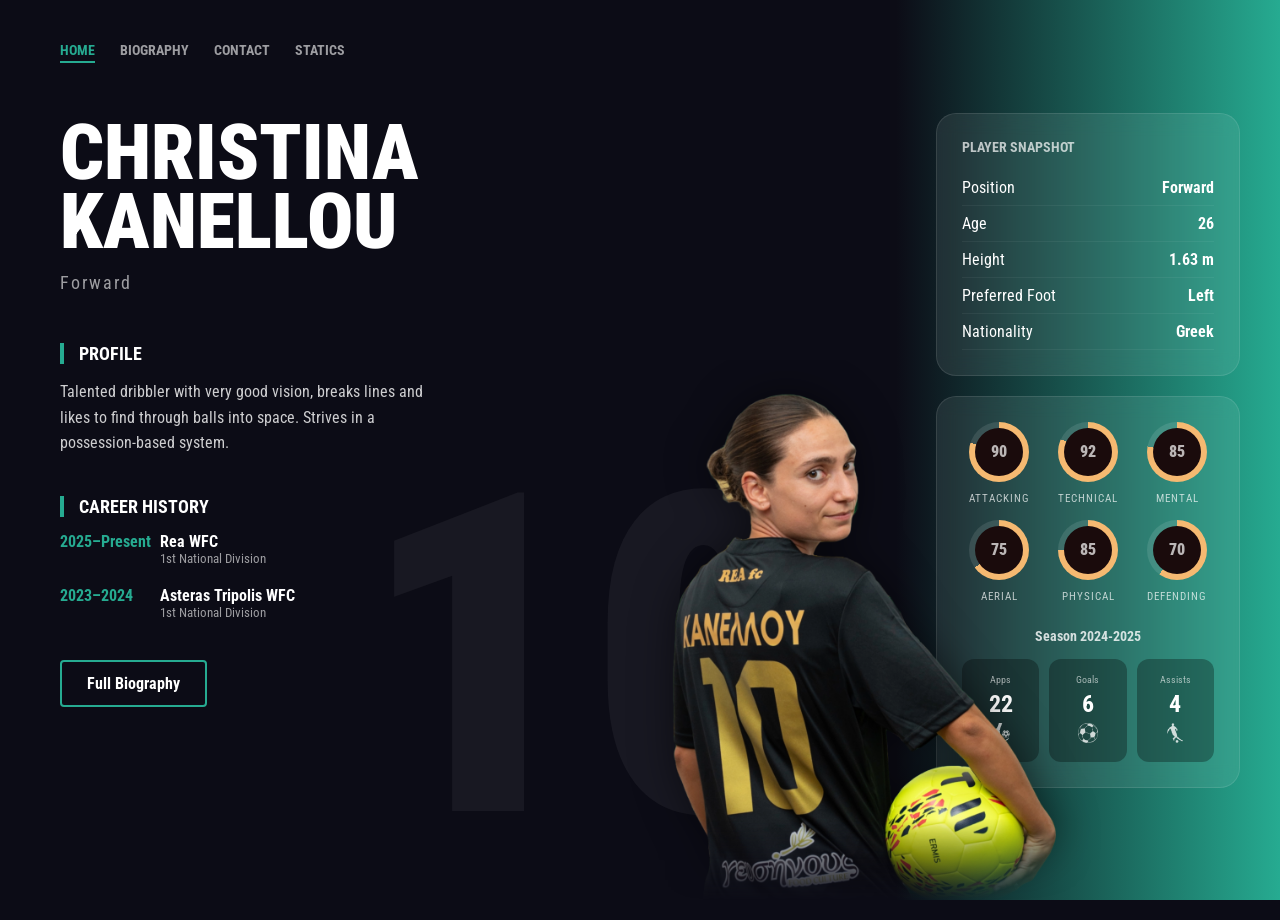
<file: index.html>
<!DOCTYPE html>
<html lang="el">
<head>
    <meta charset="UTF-8">
    <meta name="viewport" content="width=device-width, initial-scale=1.0">
    <title>Christina Kanellou | Player Profile</title>
    <link href="https://fonts.googleapis.com/css2?family=Roboto+Condensed:wght@400;700;900&display=swap" rel="stylesheet">
    <link rel="stylesheet" href="styles.css">
</head>
<body>

    <div class="main-wrapper">
        
        <section class="left-section">
            <nav class="navbar">
                
                <ul class="game-menu">
                    <li><a href="index.html" class="active">Home</a></li>
                    <li><a href="biography.html">Biography</a></li>
                    <li><a href="contact.html">Contact</a></li>
                    <li><a href="statics.html">Statics</a></li>
                </ul>
            </nav>

            <div class="player-hero">
                <h1>Christina<br><span class="last-name">Kanellou</span></h1>
                <p class="position-tag">Forward</p>
            </div>

            <div class="content-cards">
                <div class="bio-card">
                    <h3>Profile</h3>
                    <p>Talented dribbler with very good vision, breaks lines and likes to find through balls into space. Strives in a possession-based system.</p>
                </div>

                <div class="career-card">
                    <h3>Career History</h3>
                    <div class="timeline">
                        <div class="timeline-item">
                            <span class="year">2025–Present</span>
                            <div class="club">
                                <strong>Rea WFC</strong>
                                <p>1st National Division</p>
                            </div>
                        </div>
                        <div class="timeline-item">
                            <span class="year">2023–2024</span>
                            <div class="club">
                                <strong>Asteras Tripolis WFC</strong>
                                <p>1st National Division</p>
                            </div>
                        </div>
                    </div>
                    <a href="biography.html" class="bio-btn">Full Biography</a>
                </div>
            </div>
        </section>

        <div class="image-section">
            <span class="bg-number">10</span>
            <img src="images/Kanellou.png" class="player-img" alt="Christina Kanellou">
        </div>

        <aside class="right-section">
            <div class="side-container">
                
                <div class="glass-card snapshot">
                    <h4>Player Snapshot</h4>
                    <ul class="snapshot-list">
                        <li><span>Position</span><strong>Forward</strong></li>
                        <li><span>Age</span><strong>26</strong></li>
                        <li><span>Height</span><strong>1.63 m</strong></li>
                        <li><span>Preferred Foot</span><strong>Left</strong></li>
                        <li><span>Nationality</span><strong>Greek</strong></li>
                    </ul>
                </div>

                <div class="glass-card stats-panel">
                  
                    <div class="skills-grid">
                      
                        <div class="skill">
                            <div class="circle" style="--p:80"><span>90</span></div>
                            <span>Attacking</span>
                        </div>
                        <div class="skill">
                            <div class="circle" style="--p:82"><span>92</span></div>
                            <span>Technical</span>
                        </div>
                        <div class="skill">
                            <div class="circle" style="--p:78"><span>85</span></div>
                            <span>Mental</span>
                        </div>
                        <div class="skill">
                            <div class="circle" style="--p:65"><span>75</span></div>
                            <span>Aerial</span>
                        </div>
                        <div class="skill">
                            <div class="circle" style="--p:75"><span>85</span></div>
                            <span>Physical</span>
                        </div>
                        <div class="skill">
                            <div class="circle" style="--p:60"><span>70</span></div>
                            <span>Defending</span>
                        </div>
                    </div>

                    <div class="season-header">
                        <h3>Season 2024-2025</h3>
                    </div>

                    <div class="mini-stats">
                        <div class="stat-box">
                            <span>Apps</span>
                            <strong>22</strong>
                            <img src="images/socccer.png" alt="icon">
                        </div>
                        <div class="stat-box">
                            <span>Goals</span>
                            <strong>6</strong>
                            <img src="images/ball2.png" alt="icon">
                        </div>
                        <div class="stat-box">
                            <span>Assists</span>
                            <strong>4</strong>
                            <img src="images/player.png" alt="icon">
                          <script>
  // Επιλέγουμε όλα τα στοιχεία με την κλάση .skill
  const skills = document.querySelectorAll('.skill');

  skills.forEach(skill => {
    skill.addEventListener('click', () => {
      // Αν το πατημένο έχει ήδη την κλάση active, την αφαιρούμε (toggle)
      if (skill.classList.contains('active')) {
        skill.classList.remove('active');
      } else {
        // Αφαιρούμε την κλάση active από όλα τα άλλα skills πρώτα
        skills.forEach(s => s.classList.remove('active'));
        // Την προσθέτουμε μόνο σε αυτό που πατήσαμε
        skill.classList.add('active');
      }
    });
  });
</script>
                        </div>
                    </div>
                </div>

            </div>
        </aside>

    </div>

</body>

</html>
</file>
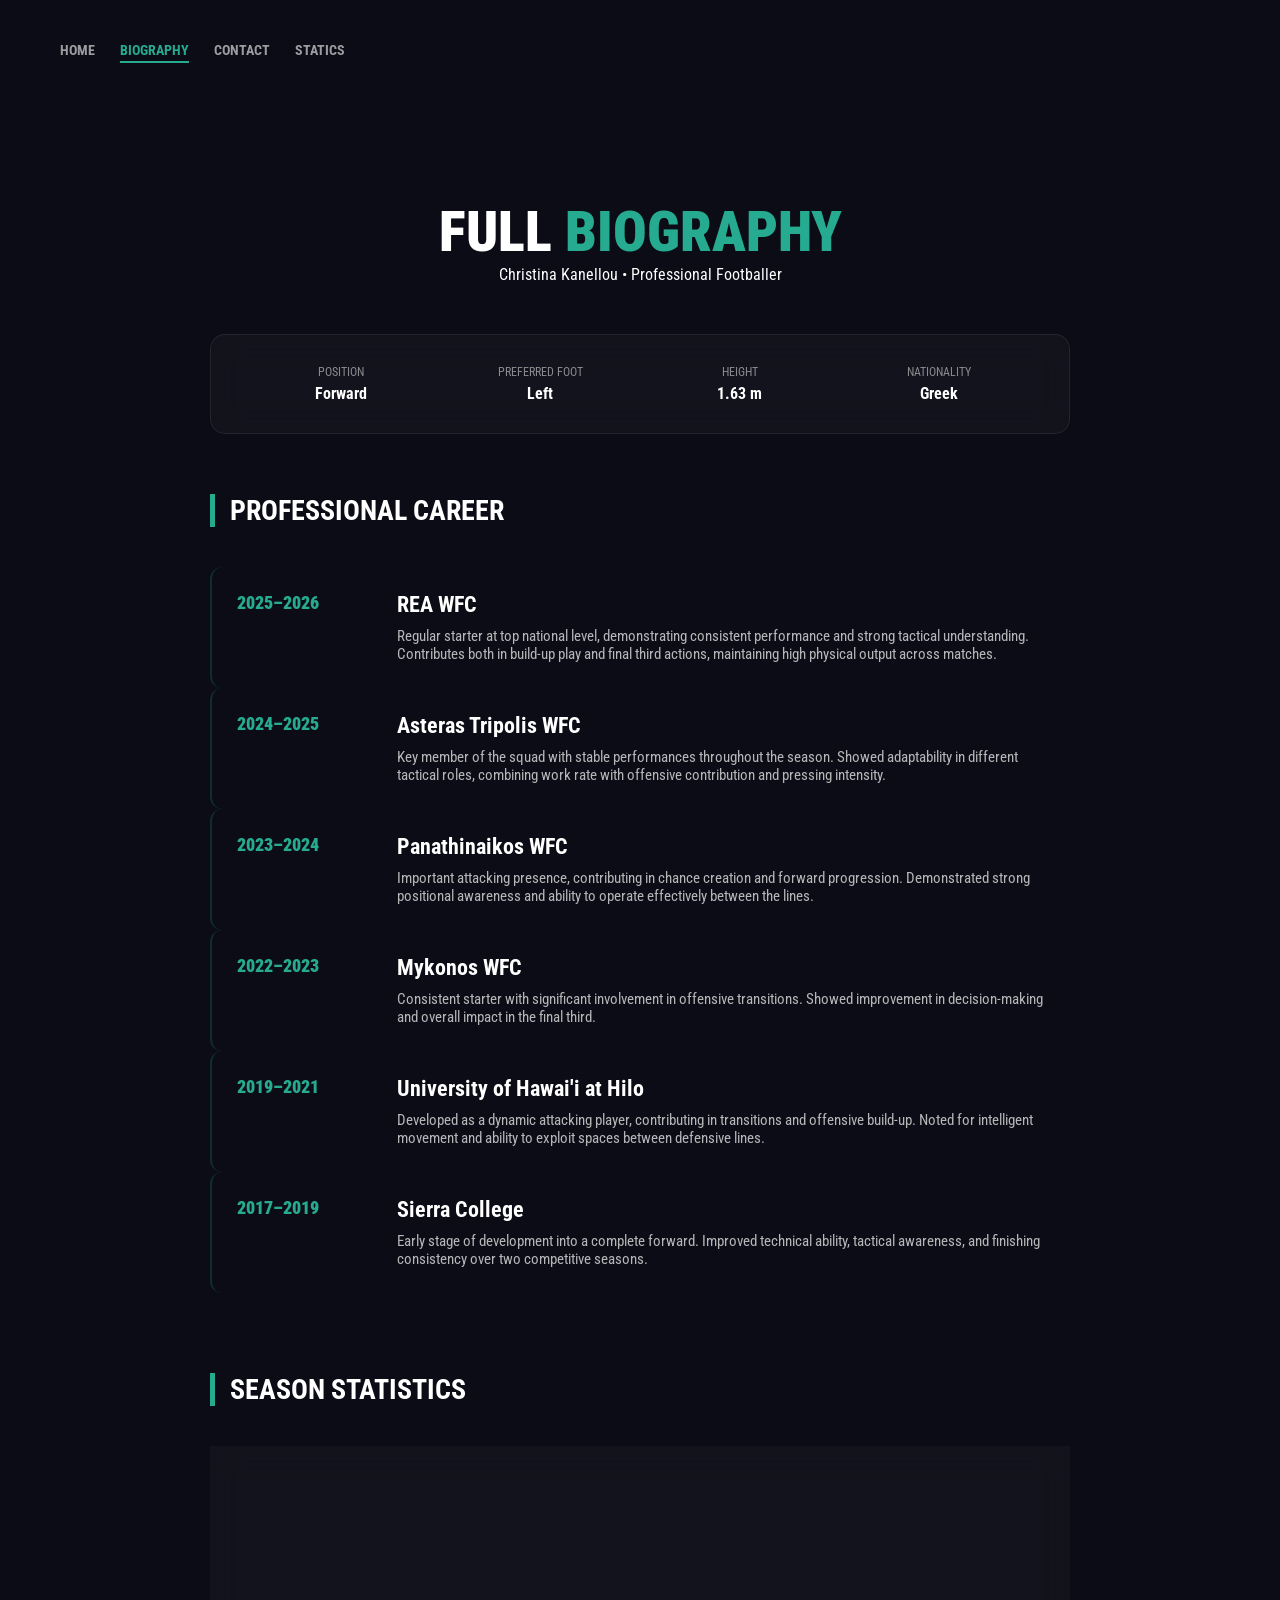
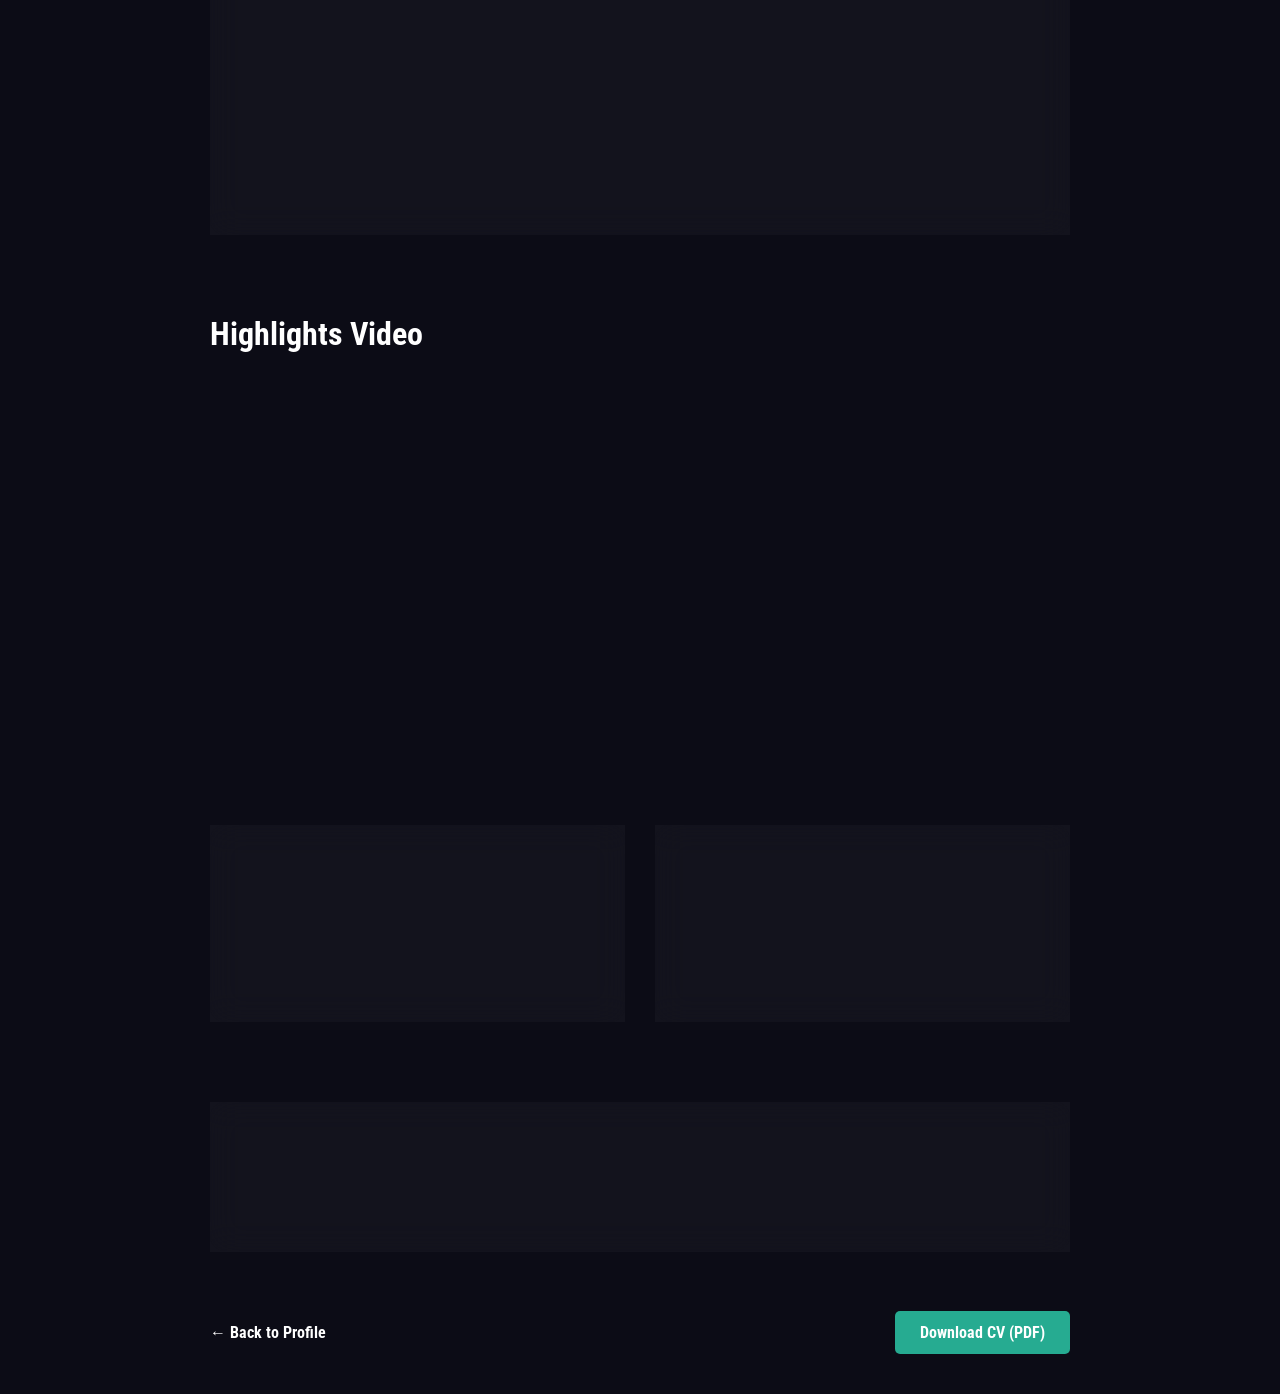
<file: biography.html>
<!DOCTYPE html>
<html lang="el">
<head>
    <meta charset="UTF-8">
    <meta name="viewport" content="width=device-width, initial-scale=1.0">
    <title>Full Biography | Faidra Christina Logou</title>
    <link href="https://fonts.googleapis.com/css2?family=Roboto+Condensed:wght@400;700;900&display=swap" rel="stylesheet">
    <link rel="stylesheet" href="Bio.css">
</head>
<body>
    <header class="main-nav">
        
        <section class="left-section">
            <nav class="navbar">
                
                <ul class="game-menu">
                    <li><a href="index.html" >Home</a></li>
                    <li><a href="biography.html" class="active">Biography</a></li>
                    <li><a href="contact.html">Contact</a></li>
                    <li><a href="statics.html">Statics</a></li>
                </ul>
            </nav>
    </header>

    <main class="bio-container">
        
        <header class="bio-intro">
            <h1>Full <span class="red-text">Biography</span></h1>
            <p class="subtitle">Christina Kanellou • Professional Footballer</p>
        </header>

        <section class="info-card glass">
            <div class="info-item"><span>Position</span> <strong>Forward</strong></div>
            <div class="info-item"><span>Preferred Foot</span> <strong>Left</strong></div>
            <div class="info-item"><span>Height</span> <strong>1.63 m</strong></div>
            <div class="info-item"><span>Nationality</span> <strong>Greek</strong></div>
        </section>

        <section class="section">
            <h2>Professional Career</h2>
            <div class="timeline-item">
                    <span class="year">2025–2026</span>
                    <div class="details">
                        <h3>REA WFC</h3>
                        <p>Regular starter at top national level, demonstrating consistent performance and strong tactical understanding. Contributes both in build-up play and final third actions, maintaining high physical output across matches.</p>
                    </div>
                </div>
            <div class="timeline-item">
                    <span class="year">2024–2025</span>
                    <div class="details">
                        <h3>Asteras Tripolis WFC</h3>
                        <p>Key member of the squad with stable performances throughout the season. Showed adaptability in different tactical roles, combining work rate with offensive contribution and pressing intensity.</p>
                    </div>
                </div>
            <div class="timeline">
                <div class="timeline-item">
                    <span class="year">2023–2024</span>
                    <div class="details">
                        <h3>Panathinaikos WFC</h3>
                        <p>Important attacking presence, contributing in chance creation and forward progression. Demonstrated strong positional awareness and ability to operate effectively between the lines.</p>
                    </div>
                </div>

                <div class="timeline-item">
                    <span class="year">2022–2023</span>
                    <div class="details">
                        <h3>Mykonos WFC</h3>
                        <p>Consistent starter with significant involvement in offensive transitions. Showed improvement in decision-making and overall impact in the final third.</p>
                    </div>
                </div>

                <div class="timeline-item">
                    <span class="year">2019–2021</span>
                    <div class="details">
                        <h3>University of Hawai'i at Hilo</h3>
                        <p>Developed as a dynamic attacking player, contributing in transitions and offensive build-up. Noted for intelligent movement and ability to exploit spaces between defensive lines.</p>
                    </div>
                </div>

                <div class="timeline-item">
                    <span class="year">2017–2019</span>
                    <div class="details">
                        <h3>Sierra College</h3>
                        <p>Early stage of development into a complete forward. Improved technical ability, tactical awareness, and finishing consistency over two competitive seasons.</p>
                    </div>
                </div>
            </div>
        </section>

        <section class="section">
            <h2>Season Statistics</h2>
            <div class="table-wrapper glass">
                <table class="stats-table">
                    <thead>
                        <tr>
                            <th>Season</th>
                            <th>Club</th>
                            <th>Apps</th>
                            <th>Goals</th>
                            <th>Assists</th>
                        </tr>
                    </thead>
                    <tbody>
                        <tr>
                            <td>2025–2026</td>
                            <td>REA WFC</td>
                            <td>-</td>
                            <td>-</td>
                            <td>-</td>
                        
                        </tr>
                        <tr>
                            <td>2024–2025</td>
                            <td>Asteras Tripolis WFC</td>
                            <td>22</td>
                            <td>6</td>
                            <td>4</td>
                        
                        </tr>
                        <tr>
                            <td>2023–2024</td>
                            <td>Panathinaikos WFC</td>
                            <td>21</td>
                            <td>15</td>
                            <td>4</td>
                        </tr>
                        <tr>
                            <td>2022–2023</td>
                            <td>Mykonos WFC</td>
                            <td>18</td>
                            <td>14</td>
                            <td>5</td>
                        
                        </tr>
                        <tr>
                            <td>2019–2021</td>
                            <td>University of Hawai'i at Hilo</td>
                            <td>29</td>
                            <td>3</td>
                            <td>2</td>
                        
                        </tr>
                        <tr>
                            <td>2017–2018</td>
                            <td>Sierra College</td>
                            <td>23</td>
                            <td>13</td>
                            <td>3</td>
                        
                        </tr>
                    </tbody>
                </table>
            </div>
        </section>
            <h1>Highlights Video</h1>

        <div class="video-container">
    <iframe
  src="https://www.youtube.com/embed/j9NQcLNenq8"
  width="100%" 
  height="300"
  frameborder="0"
  allowfullscreen>
</iframe>
    <br>
    <br>
    <br>
</div>


        <section class="section two-columns">
            <div class="glass p-30">
                <h3>Key Strengths</h3>
                <ul class="list">
                    <li>Decision making in final third</li>
                    <li>Composure under pressure</li>
                    <li>Game intelligence</li>
                </ul>
            </div>
            <div class="glass p-30">
                <h3>Areas of Development</h3>
                <ul class="list">
                    <li>Aerial duels</li>
                    <li>Long-range finishing</li>
                </ul>
            </div>
        </section>

        <blockquote class="glass">
            “My focus is always on helping the team win — through goals, assists, movement, and work without the ball.”
        </blockquote>

        <div class="footer-actions">
            <a href="index.html" class="back-btn">← Back to Profile</a>
            <a href="pdf/Christina Kanellou.pdf" class="media-btn" target="_blank">Download CV (PDF)</a>
        
                
        </div>

        

    </main>

</body>

</html>
</file>
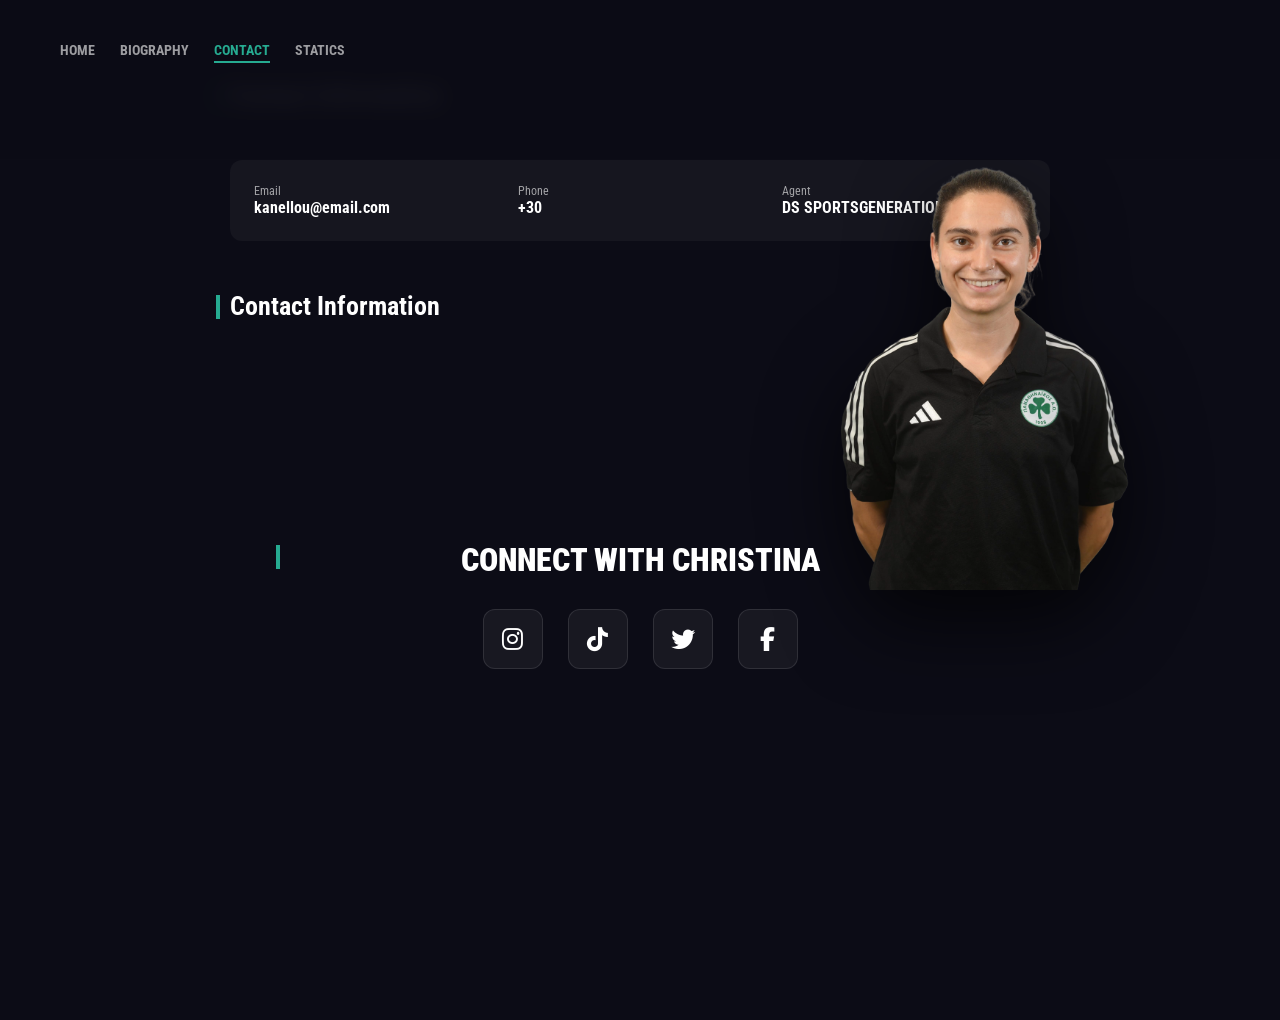
<file: contact.html>
<!DOCTYPE html>
<html lang="en">
<head>
  <meta charset="UTF-8" />
  <title>Full Biography | Faidra Christina Logou</title>
  <link rel="stylesheet" href="contact.css" />
  <meta name="viewport" content="width=device-width, initial-scale=1.0">
  <link href="https://fonts.googleapis.com/css2?family=Roboto+Condensed:wght@400;700;900&display=swap" rel="stylesheet">
  <link
  rel="stylesheet"
  href="https://cdnjs.cloudflare.com/ajax/libs/font-awesome/6.5.1/css/all.min.css"
  
/>
</head>
<body>

<main class="bio-container">

  
  <div class="container">

    <!-- LEFT SIDE -->
    <div class="left">
       <header class="main-nav">
        
        <section class="left-section">
            <nav class="navbar">
                
                <ul class="game-menu">
                    <li><a href="index.html" >Home</a></li>
                    <li><a href="biography.html" >Biography</a></li>
                    <li><a href="contact.html"class="active">Contact</a></li>
                    <li><a href="statics.html">Statics</a></li>
                </ul>
                
            </nav>
    </header>

    

<main class="bio-container">

  

  <section class="section">
    <h2>Contact Information</h2>

    <div class="info-card">
      <div>
        <span>Email</span>
        <strong>kanellou@email.com</strong>
      </div>
      
      <div>
        <span>Phone</span>
        <strong>+30 </strong>
      </div>

      <div>
        <span>Agent</span>
        <strong>DS SPORTSGENERATION</strong>
      </div>

    </div>

    <section class="section">

    <h2>Contact Information</h2>

    
<div class="background-player">
    <img src="images/Untitled.png" alt="">
</div>



  </section>
   
  <main class="bio-container">
        <section class="section social-section glass">
            <h2>Connect with <span class="red-text">Christina</span></h2>
            <div class="social-links">
                <a href="https://instagram.com/yourprofile" target="_blank" class="social-btn ig">
                    <i class="fab fa-instagram"></i>
                </a>
                <a href="https://tiktok.com/@yourprofile" target="_blank" class="social-btn tt">
                    <i class="fab fa-tiktok"></i>
                </a>
                <a href="https://twitter.com/yourprofile" target="_blank" class="social-btn x">
                    <i class="fab fa-twitter"></i> </a>
                <a href="https://facebook.com/yourprofile" target="_blank" class="social-btn fb">
                    <i class="fab fa-facebook-f"></i>
                </a>
            </div>
        </section>
    </main>
  
  

  </section>

</main>

  </div>
</file>
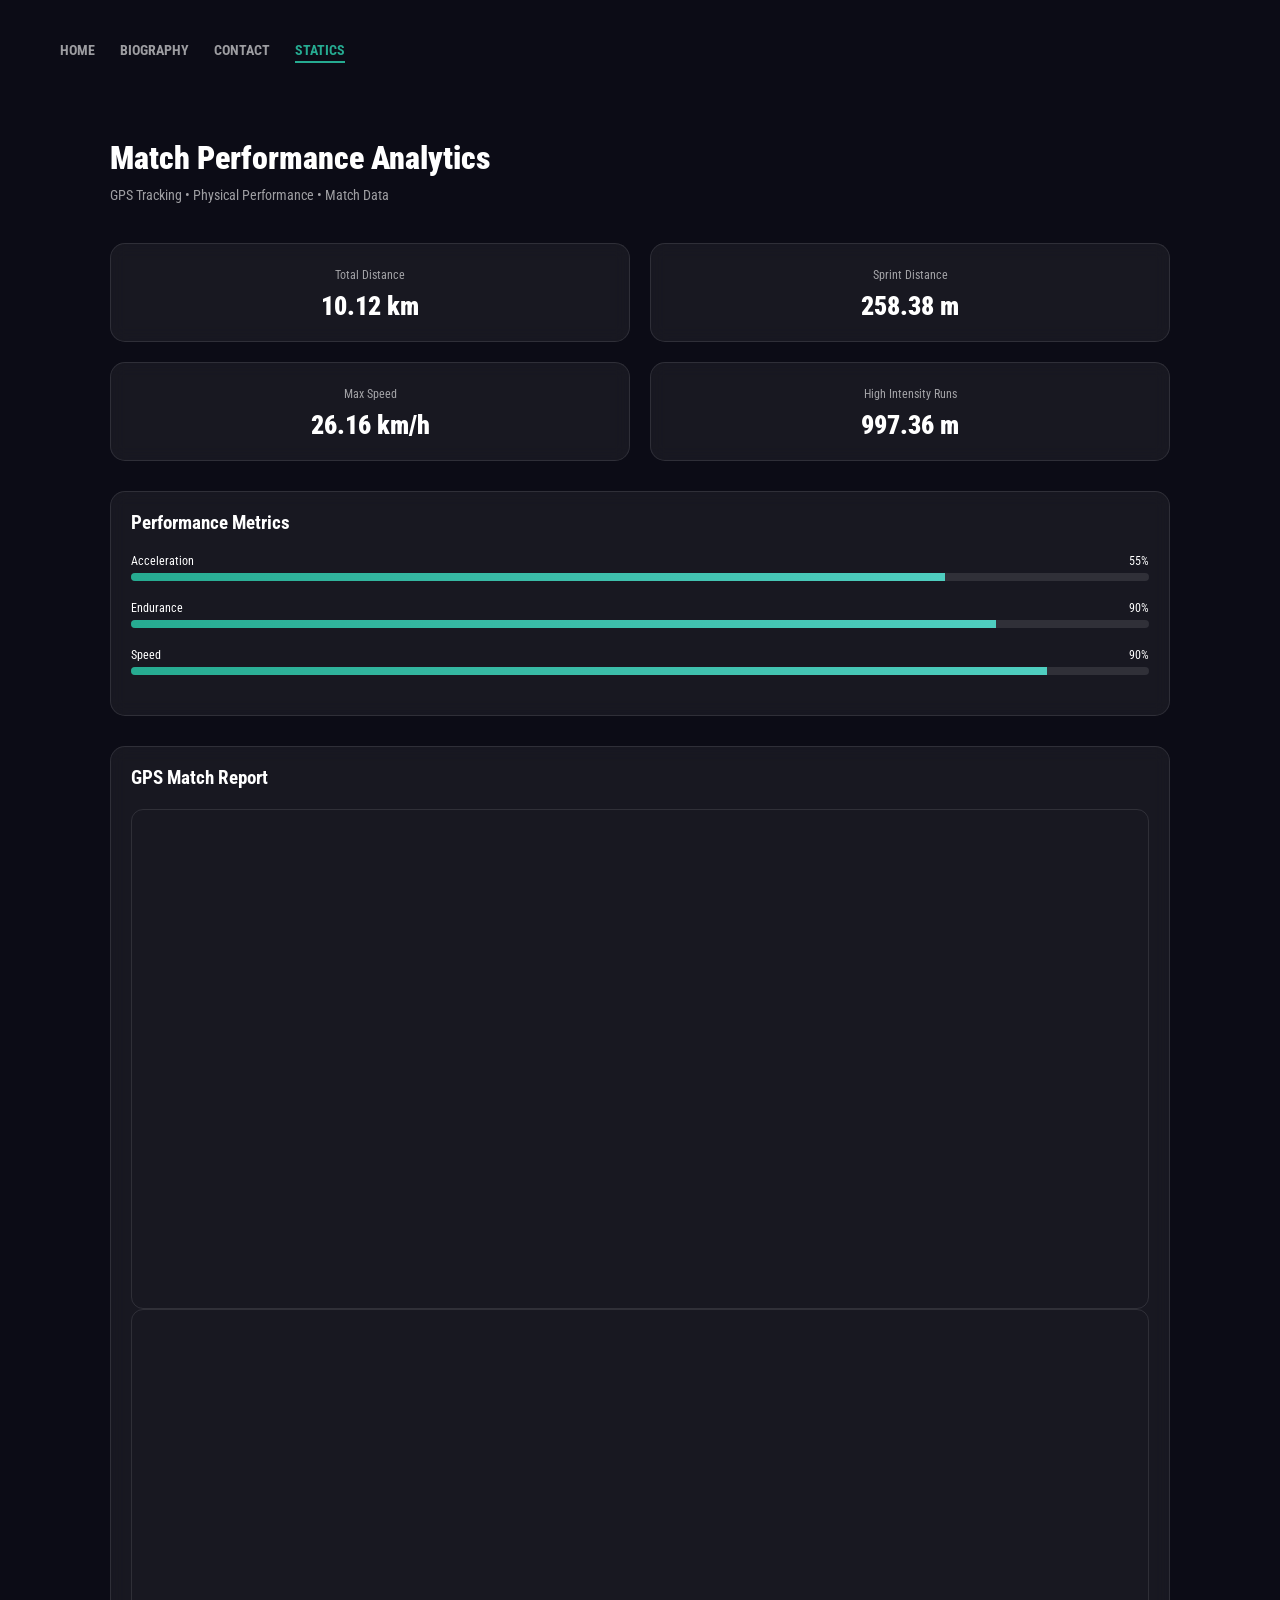
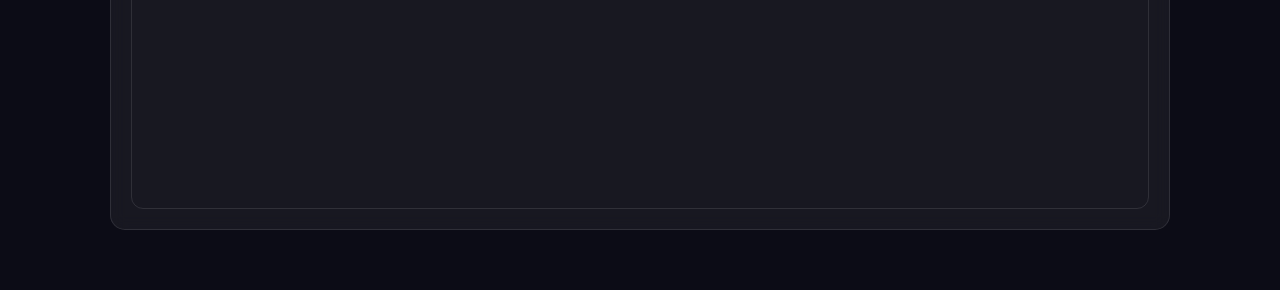
<file: statics.html>
<!DOCTYPE html>
<html lang="el">
<head>
    <meta charset="UTF-8">
    <meta name="viewport" content="width=device-width, initial-scale=1.0">
    <title>Faidra Christina Logou | Player Profile</title>
    <link href="https://fonts.googleapis.com/css2?family=Roboto+Condensed:wght@400;700;900&display=swap" rel="stylesheet">
    <link rel="stylesheet" href="statics.css">
</head>
<body>

    <div class="main-wrapper">
        
        <section class="left-section">
            <nav class="navbar">
                
                <ul class="game-menu">
                    <li><a href="index.html">Home</a></li>
                    <li><a href="biography.html">Biography</a></li>
                    <li><a href="contact.html">Contact</a></li>
                    <li><a href="statics.html" class="active">Statics</a></li>
                </ul>
            </nav>



    <!-- MAIN CONTENT -->
    <main class="content">

        <!-- HEADER -->
        <section class="hero">
            <h2>Match Performance Analytics</h2>
            <p>GPS Tracking • Physical Performance • Match Data</p>
        </section>

        <!-- STATS -->
        <section class="stats-grid">

            <div class="card stat-card">
                <span>Total Distance</span>
                <strong>10.12 km</strong>
            </div>

            <div class="card stat-card">
                <span>Sprint Distance</span>
                <strong>258.38 m</strong>
            </div>

            <div class="card stat-card">
                <span>Max Speed</span>
                <strong>26.16 km/h</strong>
            </div>

            <div class="card stat-card">
                <span>High Intensity Runs</span>
                <strong>997.36 m</strong>
            </div>

        </section>

        <!-- PERFORMANCE -->
        <section class="card performance-section">

            <h3>Performance Metrics</h3>

            <div class="metric">
                <div class="metric-header">
                    <span>Acceleration</span>
                    <span>55%</span>
                </div>

                <div class="bar">
                    <div class="fill" style="width:80%"></div>
                </div>
            </div>

            <div class="metric">
                <div class="metric-header">
                    <span>Endurance</span>
                    <span>90%</span>
                </div>

                <div class="bar">
                    <div class="fill" style="width:85%"></div>
                </div>
            </div>

            <div class="metric">
                <div class="metric-header">
                    <span>Speed</span>
                    <span>90%</span>
                </div>

                <div class="bar">
                    <div class="fill" style="width:90%"></div>
                </div>
            </div>

        </section>

        <!-- PDF REPORT -->
        <section class="card pdf-section">
            <h3>GPS Match Report</h3>

            <div class="pdf-container">
                <iframe src="pdf/2026_03_28 vs Paok (21i agonistiki, ektos)_Full Match.pdf"></iframe>
                
            </div>
            <div class="pdf-container">
                <iframe src="pdf/2026_03_15 vs OFI (19i agonistiki, ektos)_Full Match.pdf"></iframe>
            </div>
            
        </section>

    </main>

</div>

</body>
</html>

</body>
</html>
</file>
<file: styles.css>
/* RESET & BASE */
* {
    margin: 0;
    padding: 0;
    box-sizing: border-box;
    font-family: 'Roboto Condensed', sans-serif;
}

body {
    background: #0c0c16;
    color: white;
    min-height: 100vh;
    
}

/* MAIN LAYOUT */
.main-wrapper {
    display: flex;
    min-height: 100vh;
    width: 100%;
    position: relative;
}

/* LEFT SECTION */
.left-section {
    width: 40%;
    padding: 40px 60px;
    z-index: 10;
    display: flex;
    flex-direction: column;
}

.navbar {
    display: flex;
    justify-content: space-between;
    align-items: center;
    margin-bottom: 60px;
}

.logo {
    font-size: 24px;
    font-weight: 900;
    letter-spacing: 1px;
}

.game-menu {
    display: flex;
    list-style: none;
    gap: 25px;
}

.game-menu a {
    text-decoration: none;
    color: rgba(255,255,255,0.6);
    font-weight: 700;
    font-size: 14px;
    text-transform: uppercase;
    position: relative;
    transition: 0.3s;
    
}


.game-menu a.active, .game-menu a:hover {
    color: #26ab91;
}

.game-menu a::after {
    content: '';
    position: absolute;
    width: 0; height: 2px;
    background: #26ab91;
    bottom: -5px; left: 0;
    transition: 0.3s;
}

.game-menu a.active::after, .game-menu a:hover::after {
    width: 100%;
}

/* PLAYER HERO */
.player-hero h1 {
    font-size: clamp(40px, 6vw, 80px);
    line-height: 0.9;
    text-transform: uppercase;
    font-weight: 900;
}

.last-name {
    color: #fff;
}

.position-tag {
    margin-top: 15px;
    font-size: 18px;
    color: rgba(255,255,255,0.6);
    letter-spacing: 2px;
}

/* CONTENT CARDS */
.content-cards {
    margin-top: 50px;
    max-width: 450px;
}

.bio-card h3, .career-card h3 {
    font-size: 18px;
    border-left: 4px solid #26ab91;
    padding-left: 15px;
    margin-bottom: 15px;
    text-transform: uppercase;
}

.bio-card p {
    line-height: 1.6;
    color: rgba(255,255,255,0.8);
    margin-bottom: 40px;
}

.timeline-item {
    display: flex;
    margin-bottom: 20px;
}

.year {
    min-width: 100px;
    color: #26ab91;
    font-weight: 700;
}

.club strong { font-size: 16px; }
.club p { font-size: 13px; opacity: 0.6; }

.bio-btn {
    display: inline-block;
    margin-top: 20px;
    padding: 12px 25px;
    border: 2px solid #26ab91;
    color: white;
    text-decoration: none;
    font-weight: 700;
    border-radius: 4px;
    transition: 0.3s;
}

.bio-btn:hover {
    background: #26ab91;
    transform: scale(1.05);
}

/* IMAGE SECTION (CENTER) */
.image-section {
    width: 30%;
    position: relative;
    display: flex;
    justify-content: center;
    align-items: flex-end;
}

/*ΦΩΤΟΓΡΑΦΙΑ*/
.player-img {
    height: 60vh;
    z-index: 5;
    position: relative;
    mask-image: linear-gradient(to top, transparent 0%, black 15%);
    -webkit-mask-image: linear-gradient(to top, transparent 0%, black 15%);
    filter: drop-shadow(0 0 20px rgba(0,0,0,0.5));
}

.bg-number {
    position: absolute;
    bottom: 2%;
    left: 20%;
    transform: translateX(-50%);
    font-size: 35vw;
    font-weight: 900;
    color: rgba(255,255,255,0.05);
    z-index: 1;
    line-height: 1;
    user-select: none;
}

/* RIGHT SECTION */
.right-section {
    width: 30%;
    background: linear-gradient(90deg, #0c0c16 0%, #26ab91 100%);
    padding: 40px;
    display: flex;
    justify-content: center;
    align-items: center;
}

.side-container {
    width: 100%;
    max-width: 320px;
    display: flex;
    flex-direction: column;
    gap: 20px;
}

.glass-card {
    background: rgba(255,255,255,0.08);
    backdrop-filter: blur(10px);
    border-radius: 20px;
    padding: 25px;
    border: 1px solid rgba(255,255,255,0.1);
}

.snapshot h4 {
    margin-bottom: 15px;
    font-size: 14px;
    text-transform: uppercase;
    opacity: 0.7;
}

.snapshot-list li {
    display: flex;
    justify-content: space-between;
    padding: 8px 0;
    border-bottom: 1px solid rgba(255,255,255,0.05);
}

/* SKILLS GRID */
.skills-grid {
    display: grid;
    grid-template-columns: repeat(3, 1fr);
    gap: 15px;
    margin-bottom: 25px;
}

.skill { text-align: center; }

.circle {
  --size: 55px; /* Ρύθμισε το μέγεθος που θες */
  width: var(--size);
  height: var(--size);
  border-radius: 50%;
  
  /* Το μυστικό είναι εδώ: χρησιμοποιούμε τη μεταβλητή --p */
  background: conic-gradient(
    #f5b971 calc(var(--p) * 1%), 
    rgba(255, 255, 255, 0.1) 0
  );
  
  display: flex;
  align-items: center;
  justify-content: center;
  font-weight: bold;
  font-size: 16px;
  margin: auto;
  position: relative;
}

/* Προαιρετικό: Προσθέτει μια μικρή "τρύπα" στη μέση για να φαίνεται πιο clean (σαν δαχτυλίδι) */
.circle::after {
  content: "";
  position: absolute;
  width: 80%;
  height: 80%;
  background: #26ab91; /* Το χρώμα του φόντου της κάρτας σου */
  border-radius: 50%;
  z-index: 0;
  
}
.circle span {
    position: relative;
    z-index: 2; /* Πάνω από την τρύπα */
    font-weight: bold;
    font-size: 16px;
    color: rgb(34, 7, 7);
}


/* Βάζουμε το νούμερο πάνω από το after */
.circle {
  color: white;
  z-index: 1;
}
.skill span { font-size: 10px; text-transform: uppercase; opacity: 0.7; }

/* MINI STATS */
.season-header h3 {
    font-size: 14px;
    text-align: center;
    margin-bottom: 15px;
    opacity: 0.8;
}

.mini-stats {
    display: grid;
    grid-template-columns: repeat(3, 1fr);
    gap: 10px;
}

.stat-box {
    background: rgba(0,0,0,0.3);
    padding: 15px 5px;
    border-radius: 12px;
    text-align: center;
    transition: 0.3s;
}

.stat-box:hover {
    transform: translateY(-5px);
    background: rgba(0,0,0,0.5);
}

.stat-box span { font-size: 10px; opacity: 0.6; display: block; }
.stat-box strong { font-size: 24px; display: block; margin: 5px 0; }
.stat-box img { width: 20px; opacity: 0.8; }

/* RESPONSIVE */
@media (max-width: 1200px) {
    .main-wrapper { flex-direction: column; }
    .left-section, .image-section, .right-section { width: 100%; }
    .image-section { order: -1; height: 50vh; overflow: hidden; }
    .player-img { height: 100%; }
    .right-section { background: #0c0c16; padding-bottom: 60px; }
}

/* SKILLS GRID */
.skills {
    display: grid;
    grid-template-columns: repeat(3, 1fr);
    gap: 15px;
    margin-bottom: 20px;
}

/* Το στοιχείο που περιέχει τον κύκλο και το κείμενο */
.skill {
    text-align: center;
    cursor: pointer;
    position: relative;
    transition: all 0.3s ease;
}

/* Ο κύκλος με το κυκλικό γέμισμα */
.circle {
    --size: 60px;
    width: var(--size);
    height: var(--size);
    border-radius: 50%;
    background: conic-gradient(
        #f5b971 calc(var(--p) * 1%), 
        rgba(255, 255, 255, 0.1) 0
    );
    display: flex;
    align-items: center;
    justify-content: center;
    margin: 0 auto 10px;
    position: relative;
    transition: all 0.4s cubic-bezier(0.175, 0.885, 0.32, 1.275); /* Εφέ ελατηρίου */
    z-index: 2;
}

/* Η "τρύπα" στη μέση για να φαίνεται σαν δαχτυλίδι */
.circle::after {
    content: "";
    position: absolute;
    width: 80%;
    height: 80%;
    background: #1a0b0c; /* Το χρώμα του φόντου της κάρτας σου */
    border-radius: 50%;
    z-index: 1;
}

/* Το νούμερο μέσα στον κύκλο */
.circle span {
    position: relative;
    z-index: 3; /* Πάνω από την τρύπα */
    font-weight: 900;
    font-size: 16px;
    color: #fff;
}

/* Το κείμενο κάτω από τον κύκλο (π.χ. Attacking) */
.skill > span {
    display: block;
    font-size: 11px;
    text-transform: uppercase;
    letter-spacing: 1px;
    opacity: 0.7;
    transition: 0.3s;
}

/* --- ΤΟ ΕΦΕ ΑΥΤΟΜΑΤΟΥ ΖΟΥΜ ΣΤΟ HOVER --- */
.skill:hover .circle {
    transform: scale(1.3); /* Μεγεθύνει απευθείας */
    z-index: 10; /* Έρχεται μπροστά από όλα τα άλλα */
    box-shadow: 0 0 20px rgba(245, 185, 113, 0.5); /* Λάμψη γύρω από τον κύκλο */
}

.skill:hover > span {
    opacity: 1;
    color: #f5b971;
    font-weight: bold;
}
</file>
<file: Bio.css>
/* BASE SETTINGS */
* {
    margin: 0;
    padding: 0;
    box-sizing: border-box;
    font-family: 'Roboto Condensed', sans-serif;
}

body {
    background: #0c0c16;
    color: white;
    min-height: 100vh;
    overflow-x: hidden;
}



.red-text { color: #26ab91; }

/* LEFT SECTION */
.left-section {
    width: 40%;
    padding: 40px 60px;
    z-index: 10;
    display: flex;
    flex-direction: column;
}

.navbar {
    display: flex;
    justify-content: space-between;
    align-items: center;
    margin-bottom: 60px;
}

.logo {
    font-size: 24px;
    font-weight: 900;
    letter-spacing: 1px;
}

.game-menu {
    display: flex;
    list-style: none;
    gap: 25px;
}

.game-menu a {
    text-decoration: none;
    color: rgba(255,255,255,0.6);
    font-weight: 700;
    font-size: 14px;
    text-transform: uppercase;
    position: relative;
    transition: 0.3s;
    
}

.game-menu a.active, .game-menu a:hover {
    color: #26ab91;
}

.game-menu a::after {
    content: '';
    position: absolute;
    width: 0; height: 2px;
    background: #26ab91;
    bottom: -5px; left: 0;
    transition: 0.3s;
}

.game-menu a.active::after, .game-menu a:hover::after {
    width: 100%;
}

/* MAIN CONTAINER */
.bio-container {
    max-width: 900px;
    margin: 0 auto;
    padding: 40px 20px;
}

.bio-intro {
    margin-bottom: 50px;
    text-align: center;
}

.bio-intro h1 {
    font-size: 56px;
    text-transform: uppercase;
    font-weight: 900;
}

/* GLASS EFFECT */
.glass {
    background: rgba(255, 255, 255, 0.03);
    backdrop-filter: blur(15px);
    border: 1px solid rgba(255, 255, 255, 0.08);
    border-radius: 15px;
}

.p-30 { padding: 30px; }

/* INFO CARD */
.info-card {
    display: grid;
    grid-template-columns: repeat(4, 1fr);
    padding: 30px;
    margin-bottom: 60px;
    text-align: center;
}

.info-item span {
    display: block;
    font-size: 12px;
    text-transform: uppercase;
    opacity: 0.5;
    margin-bottom: 5px;
}

/* SECTIONS */
.section { margin-bottom: 80px; }

.section h2 {
    font-size: 28px;
    margin-bottom: 40px;
    text-transform: uppercase;
    border-left: 5px solid #26ab91;
    padding-left: 15px;
}

/* TIMELINE */
.timeline-item {
    display: flex;
    gap: 40px;
    padding: 25px;
    border-radius: 12px;
    transition: 0.3s;
    border-left: 2px solid rgba(38, 171, 145, 0.2);
}

.timeline-item:hover {
    background: rgba(38, 171, 145, 0.05);
    transform: translateX(10px);
}

.year {
    min-width: 120px;
    font-weight: 900;
    color: #26ab91;
    font-size: 18px;
}

.details h3 { margin-bottom: 10px; font-size: 22px; }
.details p { opacity: 0.7; font-size: 15px; }

/* TABLE */
.table-wrapper { padding: 20px; overflow-x: auto; }
.stats-table { width: 100%; border-collapse: collapse; }
.stats-table th { 
    text-align: left; padding: 15px; 
    border-bottom: 2px solid #26ab91; 
    text-transform: uppercase; font-size: 13px;
}
.stats-table td { padding: 15px; border-bottom: 1px solid rgba(255,255,255,0.05); }

/* TWO COLUMNS */
.two-columns {
    display: grid;
    grid-template-columns: 1fr 1fr;
    gap: 30px;
}

.list { list-style: none; margin-top: 20px; }
.list li { margin-bottom: 12px; position: relative; padding-left: 20px; }
.list li::before {
    content: "◢";
    position: absolute; left: 0;
    color: #26ab91; font-size: 10px; top: 5px;
}

/* QUOTE */
blockquote {
    padding: 40px;
    font-size: 24px;
    font-style: italic;
    text-align: center;
    line-height: 1.4;
    margin: 60px 0;
    border-top: 1px solid rgba(38, 171, 145, 0.3);
}

/* FOOTER ACTIONS */
.footer-actions {
    display: flex;
    justify-content: space-between;
    align-items: center;
    margin-top: 50px;
}

.back-btn, .media-btn {
    text-decoration: none;
    color: white;
    font-weight: 700;
    transition: 0.3s;
}

.media-btn {
    padding: 12px 25px;
    background: #26ab91;
    border-radius: 5px;
}

.media-btn:hover { transform: scale(1.05); }
.back-btn:hover { color: #26ab91; }

/* RESPONSIVE */
@media (max-width: 768px) {
    .info-card, .two-columns { grid-template-columns: 1fr; }
    .timeline-item { flex-direction: column; gap: 10px; }
    .bio-intro h1 { font-size: 40px; }
}
.video-container {
    margin-top: 30px;
    border-radius: 15px;
    overflow: hidden;
}

.video-container iframe {
    width: 100%;
    height: 400px;
    border: none;
}
</file>
<file: contact.css>
/* 1. RESET & BASE SETTINGS */
*

 {
    margin: 0;
    padding: 0;
    box-sizing: border-box;
    font-family: 'Roboto Condensed', sans-serif;
}

body {
    background: #0c0c16;
    color: white;
    min-height: 100vh;
    overflow-x: hidden;
    

}


/* 2. NAVIGATION (FIXED) */
.main-nav {
    position: fixed;
    top: 0;
    left: 0;
    width: 100%;
    z-index: 1000;
    background: rgba(12, 12, 22, 0.95); /* Ημιδιαφανές για να φαίνεται το scroll */
    backdrop-filter: blur(10px);
}


/* LEFT SECTION */
.left-section {
    width: 40%;
    padding: 40px 60px;
    z-index: 10;
    display: flex;
    flex-direction: column;
}

.navbar {
    display: flex;
    justify-content: space-between;
    align-items: center;
    margin-bottom: 60px;
}

.logo {
    font-size: 24px;
    font-weight: 900;
    letter-spacing: 1px;
}

.game-menu {
    display: flex;
    list-style: none;
    gap: 25px;
}

.game-menu a {
    text-decoration: none;
    color: rgba(255,255,255,0.6);
    font-weight: 700;
    font-size: 14px;
    text-transform: uppercase;
    position: relative;
    transition: 0.3s;
    
}

.game-menu a.active, .game-menu a:hover {
    color: #26ab91;
}

.game-menu a::after {
    content: '';
    position: absolute;
    width: 0; height: 2px;
    background: #26ab91;
    bottom: -5px; left: 0;
    transition: 0.3s;
}

.game-menu a.active::after, .game-menu a:hover::after {
    width: 100%;
}


/* Hover & Active States */
.game-menu li a:hover,
.game-menu li a.active {
    color: #26ab91;
}

/* Underline Animation */
.game-menu li a::after {
    content: "";
    position: absolute;
    width: 0;
    height: 2px;
    background: #26ab91;
    bottom: -5px;
    left: 0;
    transition: 0.3s;
}

.game-menu li a:hover::after,
.game-menu li a.active::after {
    width: 100%;
}

/* 3. BIO CONTAINER CONTENT */
.bio-container {
    max-width: 900px;
    margin: 0 auto;
    padding: 40px 20px;
}

.info-card {
    display: grid;
    grid-template-columns: repeat(auto-fit, minmax(160px, 1fr));
    gap: 20px;
    background: rgba(255, 255, 255, 0.04);
    padding: 24px;
    border-radius: 12px;
    margin: 50px 0;
}

.info-card span {
    display: block;
    font-size: 12px;
    opacity: 0.6;
}

.section {
    margin-bottom: 60px;
}

.section h2 {
    font-size: 26px;
    margin-bottom: 30px;
    position: relative;
}

.section h2::before {
    content: "";
    position: absolute;
    left: -14px;
    top: 4px;
    width: 4px;
    height: 24px;
    background: #26ab91;
}

/* 4. TIMELINE & TABLES */
.timeline-item {
    display: flex;
    gap: 30px;
    margin-bottom: 28px;
}

.year {
    min-width: 120px;
    font-weight: 600;
    color: #26ab91;
}

.stats-table {
    width: 100%;
    border-collapse: collapse;
}

.stats-table th,
.stats-table td {
    padding: 14px;
    text-align: left;
}

.stats-table th {
    border-bottom: 1px solid rgba(255, 255, 255, 0.2);
}

.stats-table tr:not(:first-child):hover {
    background: rgba(255, 255, 255, 0.03);
}

/* 6. MISC ELEMENTS */
blockquote {
    font-style: italic;
    opacity: 0.85;
    padding-left: 20px;
    border-left: 4px solid #26ab91;
    margin-bottom: 60px;
}

.back-btn {
    display: inline-block;
    margin-top: 40px;
    color: #eaeaea;
    text-decoration: none;
    opacity: 0.6;
    transition: 0.3s;
}

.back-btn:hover {
    opacity: 1;
    color: #26ab91;
}

/* 7. RESPONSIVE DESIGN */
@media (max-width: 700px) {
    .timeline-item {
        flex-direction: column;
        gap: 6px;
    }
    .two-columns {
        grid-template-columns: 1fr;
    }
    .nav-container {
        padding: 15px 20px;
    }
}

/* ... (ο υπάρχων κώδικας CSS) ... */

/* Κανόνες για την νέα ενότητα Social Media */
.social-section {
    text-align: center;
    padding: 40px;
    margin-top: 80px; /* Απόσταση από το προηγούμενο τμήμα */
}

.social-section h2 {
    font-size: 32px;
    margin-bottom: 30px;
    text-transform: uppercase;
    font-weight: 900;
}

.social-links {
    display: flex;
    justify-content: center;
    gap: 25px; /* Απόσταση μεταξύ των κουμπιών */
}

.social-btn {
    width: 60px; /* Μεγαλύτερο μέγεθος για καλύτερο πάτημα */
    height: 60px;
    border-radius: 12px;
    background: rgba(255, 255, 255, 0.05);
    border: 1px solid rgba(255, 255, 255, 0.1);
    display: flex;
    align-items: center;
    justify-content: center;
    color: white;
    text-decoration: none;
    font-size: 24px; /* Μεγαλύτερο εικονίδιο */
    transition: all 0.4s cubic-bezier(0.175, 0.885, 0.32, 1.275); /* Smooth animation */
}

.social-btn:hover {
    background: #26ab91; /* Κόκκινο στο hover */
    transform: translateY(-8px) scale(1.1); /* "Ανεβαίνει" και μεγαλώνει */
    box-shadow: 0 15px 30px rgba(38, 171, 145, 0.5); /* Εφέ λάμψης/νέον */
    border-color: #26ab91;
    color: white; /* Σιγουρευόμαστε ότι το εικονίδιο παραμένει λευκό */
}

/* Ειδικά χρώματα για πλατφόρμες αν θες (προαιρετικό) */
.social-btn.ig:hover { box-shadow: 0 15px 30px rgba(230, 80, 160, 0.5); } /* Instagram-ish glow */
.social-btn.tt:hover { box-shadow: 0 15px 30px rgba(219, 39, 48, 0.5); } /* TikTok glow */
.social-btn.x:hover { box-shadow: 0 15px 30px rgba(121, 227, 241, 0.5); } /* X (Twitter) glow */
.social-btn.fb:hover { box-shadow: 0 15px 30px rgba(24, 119, 242, 0.5); } /* Facebook glow */


/* RESPONSIVE για μικρότερες οθόνες */
@media (max-width: 500px) {
    .social-links {
        flex-wrap: wrap; /* Τα κουμπιά θα σπάνε σε νέα γραμμή */
        gap: 15px;
    }
    .social-btn {
        width: 50px;
        height: 50px;
        font-size: 20px;
    }
}

.background-player {
    position: absolute;
    right: 0;         /* 🔥 πάει δεξιά */
    top: 120px;
    width: 35%;
    height: 100%;
    z-index: 0;       /* 🔥 πίσω από όλα */
    pointer-events: none;
    
}

.background-player img {
    width: 70%;
    height: auto;
    object-fit: contain;
    filter: drop-shadow(0 30px 40px rgba(0,0,0,0.7));
}


@media (max-width: 900px) {

    .background-player {
        position: absolute;
        bottom: 0;
        right: -50px;
        width: 90%;
        opacity: 0.08;
    }
}
</file>
<file: statics.css>
/* RESET & BASE */
* {
    margin: 0;
    padding: 0;
    box-sizing: border-box;
    font-family: 'Roboto Condensed', sans-serif;
}

body {
    background: #0c0c16;
    color: white;
    min-height: 100vh;
    
}

/* MAIN LAYOUT */
.main-wrapper {
    display: block;
    min-height: 40%;
    width: 100%;
    position: relative;
}

/* LEFT SECTION */
.left-section {
    width: 40%;
    padding: 40px 60px;
    z-index: 10;
    display: flex;
    flex-direction: column;
}

.navbar {
    display: flex;
    justify-content: space-between;
    align-items: center;
    margin-bottom: 60px;
}

.logo {
    font-size: 24px;
    font-weight: 900;
    letter-spacing: 1px;
}

.game-menu {
    display: flex;
    list-style: none;
    gap: 25px;
}

.game-menu a {
    text-decoration: none;
    color: rgba(255,255,255,0.6);
    font-weight: 700;
    font-size: 14px;
    text-transform: uppercase;
    position: relative;
    transition: 0.3s;
    
}


.game-menu a.active, .game-menu a:hover {
    color: #26ab91;
}

.game-menu a::after {
    content: '';
    position: absolute;
    width: 0; height: 2px;
    background: #26ab91;
    bottom: -5px; left: 0;
    transition: 0.3s;
}

.game-menu a.active::after, .game-menu a:hover::after {
    width: 100%;
}

/* ======================
   MAIN CONTENT AREA
   .content {
    max-width: 1100px;
    margin: 0 auto;
    width: 500%;
   
}

====================== */

.content {
    max-width: 1100px;
    width: 100%;
    margin: 0 auto;
    padding: 20px;
}
.left-section {
    width: 100%;
}


/* HERO HEADER */
.hero {
    margin-bottom: 40px;
}

.hero h2 {
    font-size: 32px;
    font-weight: 900;
    margin-bottom: 10px;
}

.hero p {
    opacity: 0.6;
    font-size: 14px;
}

/* ======================
   CARDS / GENERAL STYLE
====================== */
.card {
    background: rgba(255,255,255,0.05);
    border-radius: 15px;
    padding: 20px;
    border: 1px solid rgba(255,255,255,0.1);
    backdrop-filter: blur(8px);
}

/* ======================
   STATS GRID
====================== */
.stats-grid {
    display: grid;
    grid-template-columns: repeat(2, 1fr);
    gap: 20px;
    margin-bottom: 30px;
}

.stat-card {
    text-align: center;
    transition: 0.3s;
}

.stat-card span {
    font-size: 12px;
    opacity: 0.6;
}

.stat-card strong {
    display: block;
    font-size: 26px;
    margin-top: 8px;
    font-weight: 900;
}

.stat-card:hover {
    transform: translateY(-8px);
    background: rgba(255,255,255,0.1);
}

/* ======================
   PERFORMANCE METRICS
====================== */
.performance-section {
    margin-bottom: 30px;
}

.performance-section h3 {
    margin-bottom: 20px;
}

.metric {
    margin-bottom: 20px;
}

.metric-header {
    display: flex;
    justify-content: space-between;
    font-size: 12px;
    margin-bottom: 5px;
}

.bar {
    height: 8px;
    background: rgba(255,255,255,0.1);
    border-radius: 5px;
    overflow: hidden;
}

.fill {
    height: 100%;
    background: linear-gradient(90deg, #26ab91, #4fcec0);
    animation: grow 1s ease;
}

@keyframes grow {
    from { width: 0; }
}

/* ======================
   PDF SECTION
====================== */
.pdf-section h3 {
    margin-bottom: 20px;
}

.pdf-container {
    width: 100%;
    height: 500px;
    border-radius: 12px;
    overflow: hidden;
    border: 1px solid rgba(255,255,255,0.1);
}

.pdf-container iframe {
    width: 100%;
    height: 100%;
    border: none;
}
</file>
